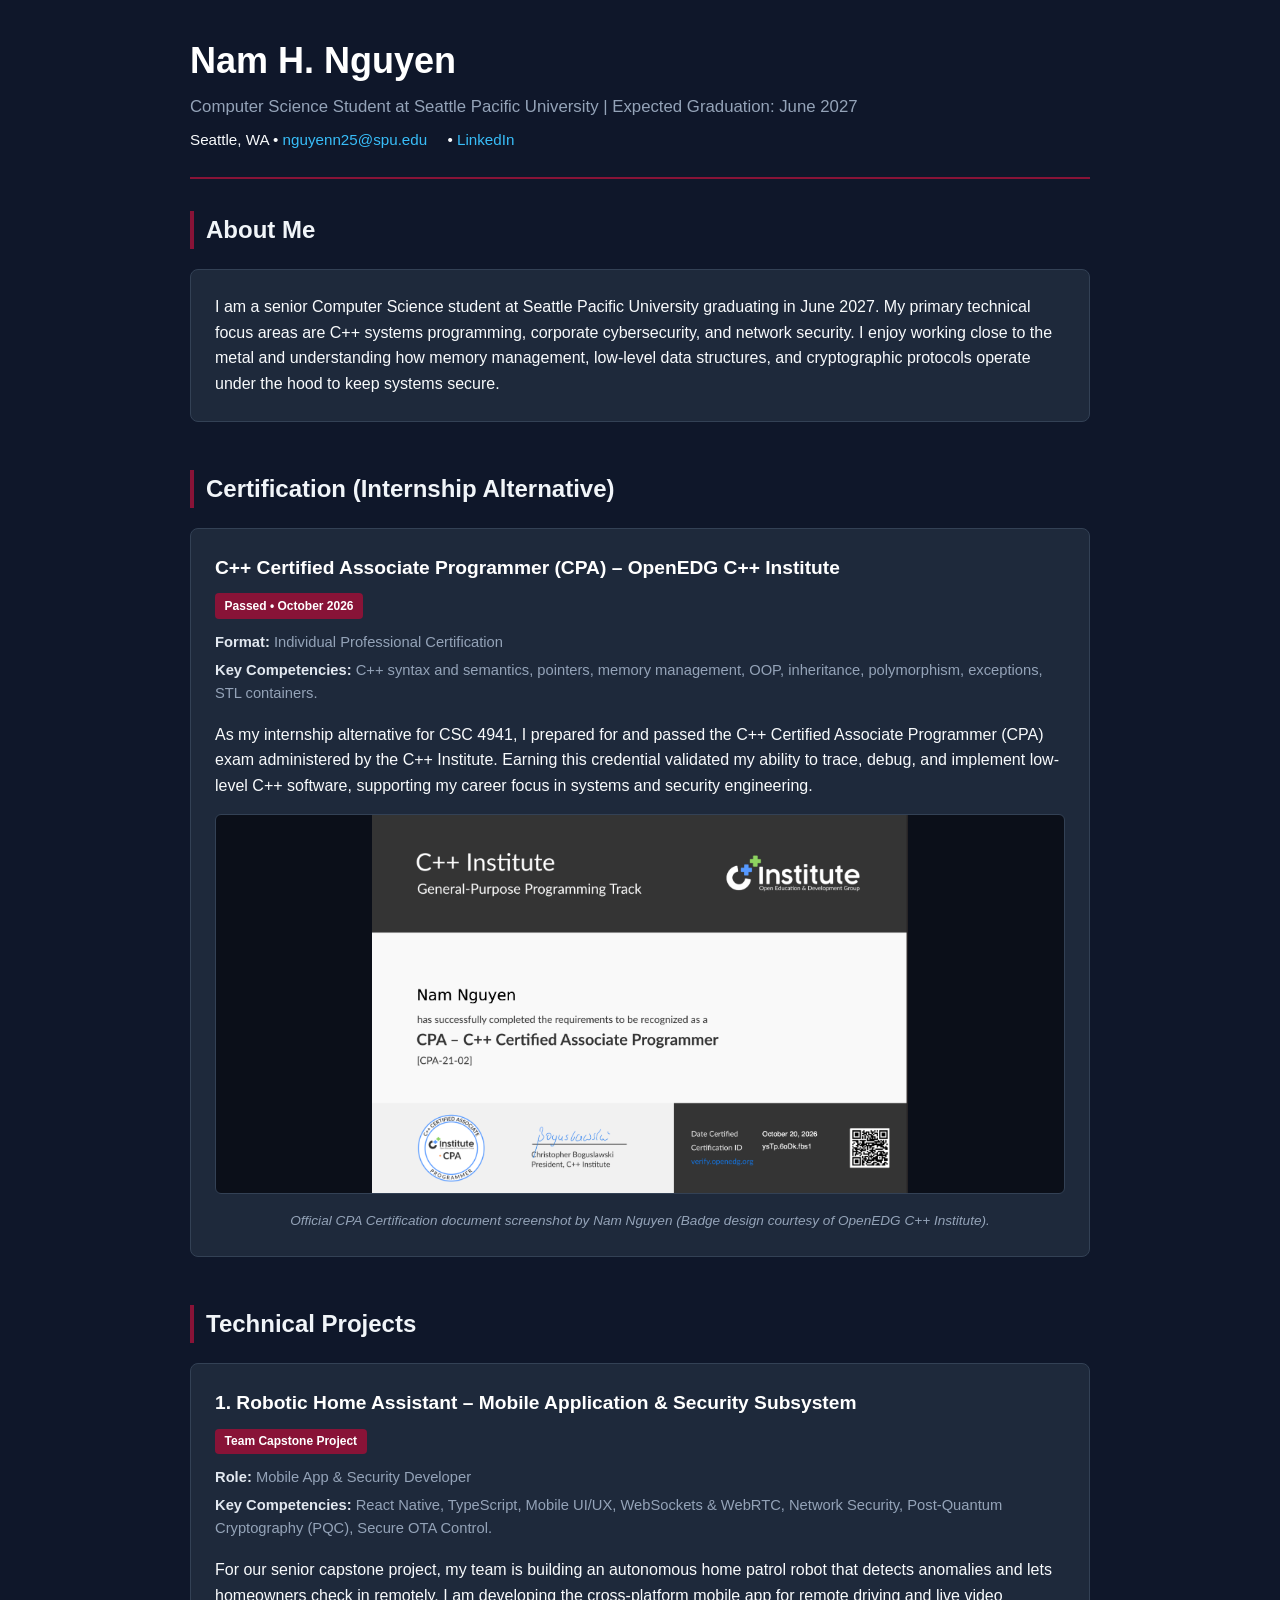
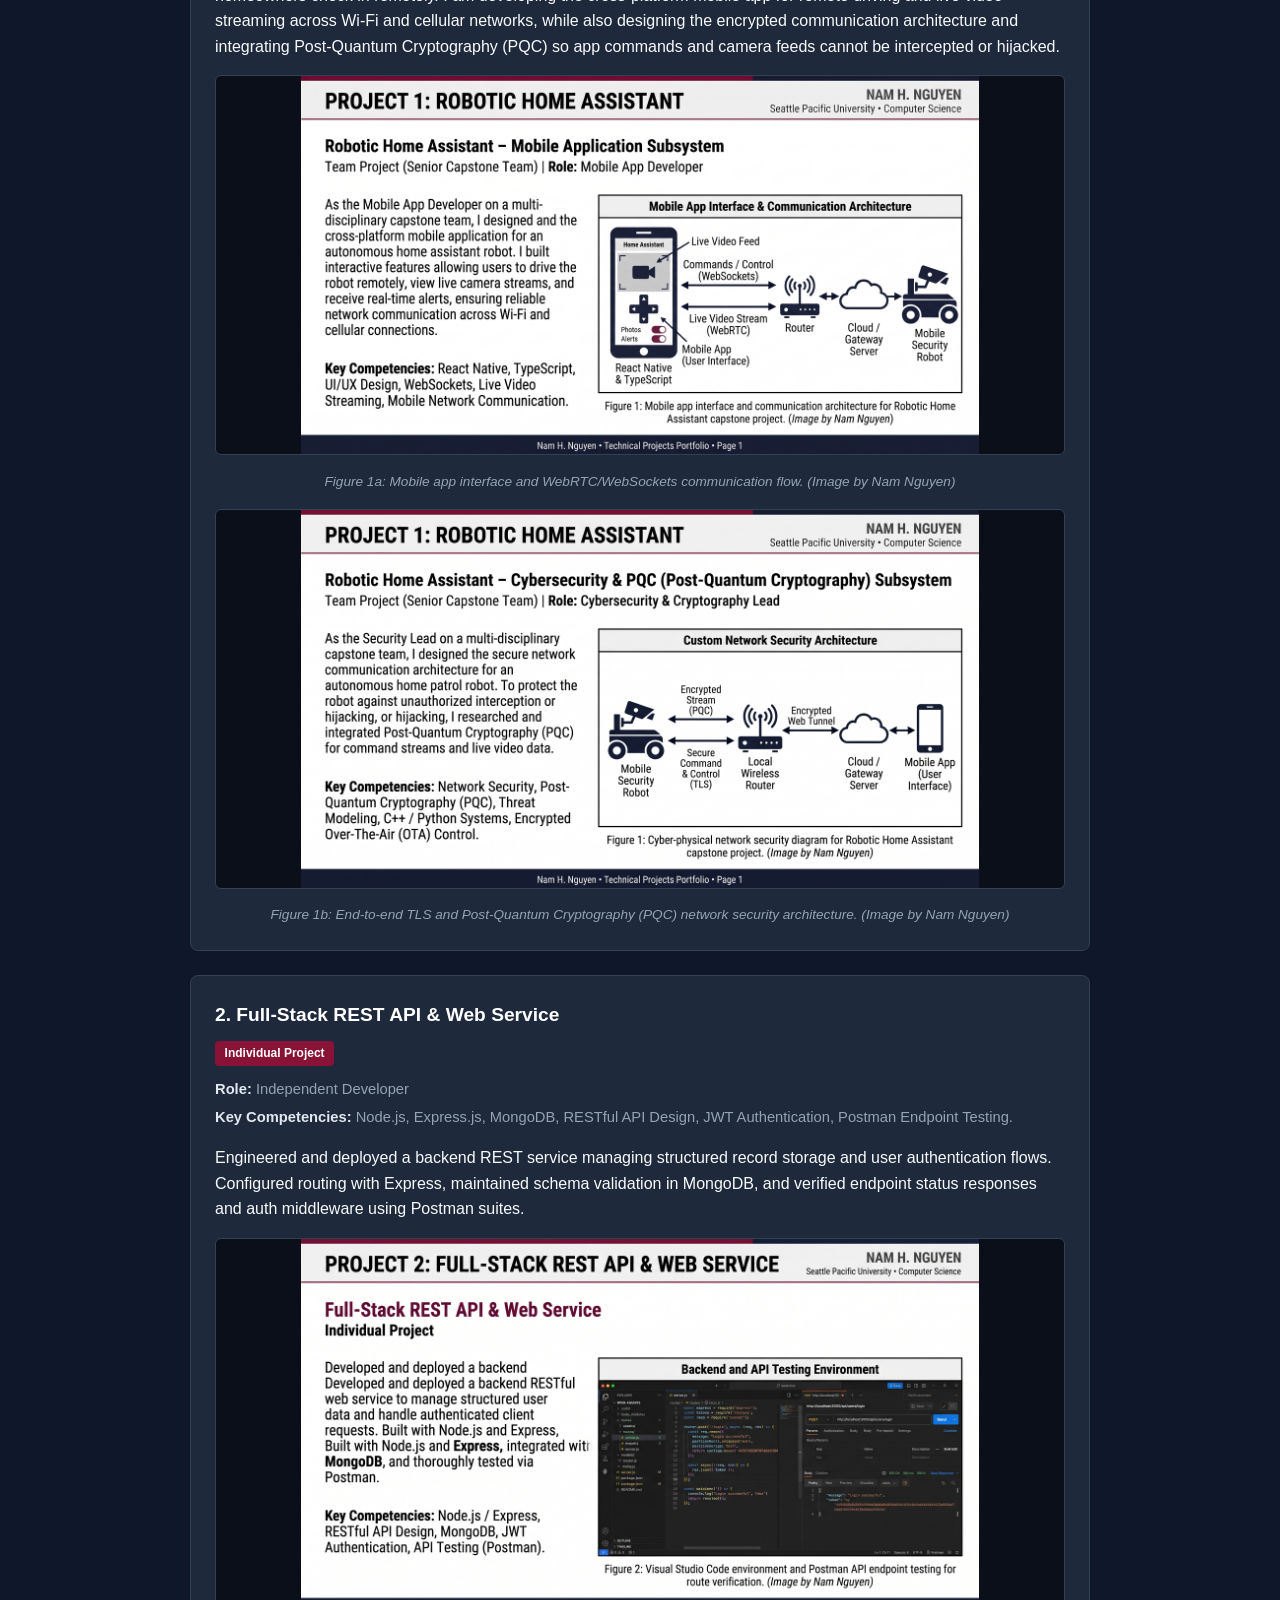
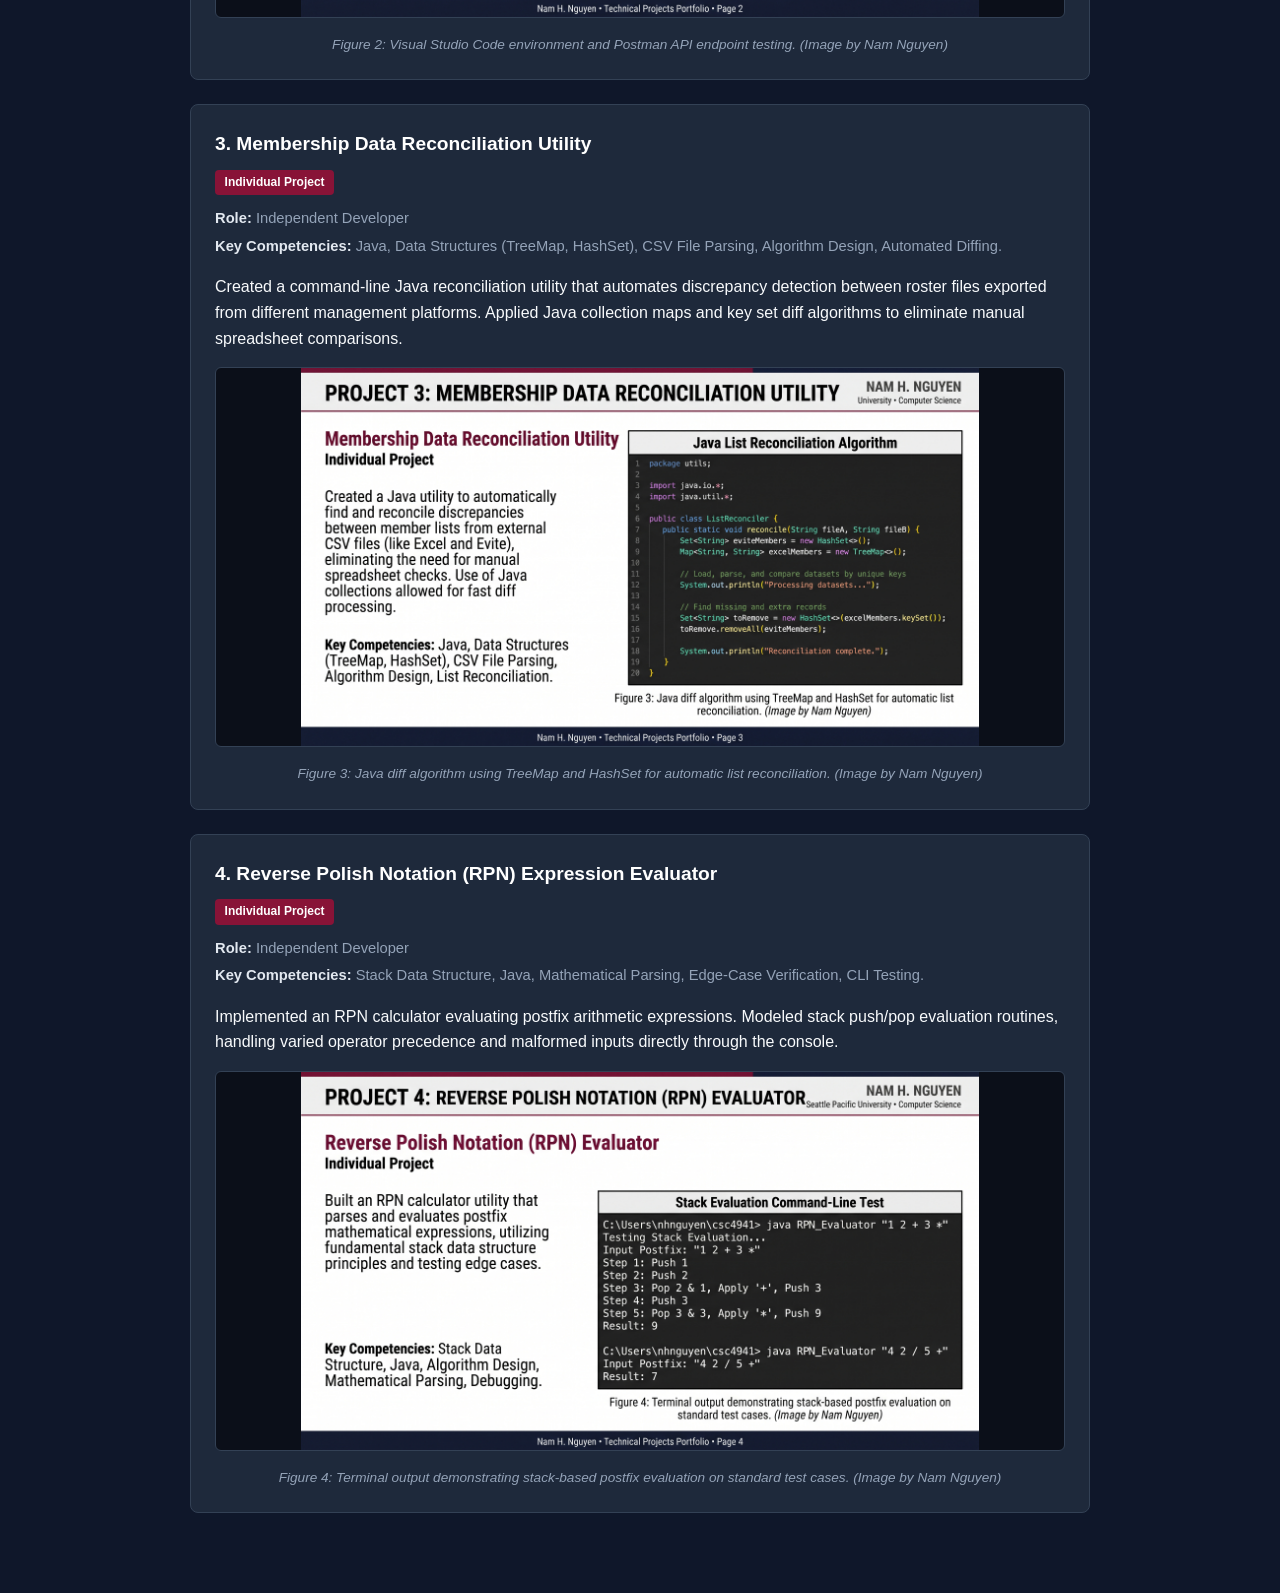
<file: index.html>
<!DOCTYPE html>
<html lang="en">
<head>
  <meta charset="UTF-8" />
  <meta name="viewport" content="width=device-width, initial-scale=1.0" />
  <title>Nam H. Nguyen - Computer Science Portfolio</title>
  <style>
    :root {
      --bg: #0f172a;
      --card-bg: #1e293b;
      --accent: #881337;
      --text: #f8fafc;
      --text-muted: #94a3b8;
      --border: #334155;
    }
    * { box-sizing: border-box; margin: 0; padding: 0; font-family: -apple-system, BlinkMacSystemFont, "Segoe UI", Roboto, sans-serif; }
    body { background-color: var(--bg); color: var(--text); line-height: 1.6; padding: 2rem 1rem; }
    .container { max-width: 900px; margin: 0 auto; }
    header { border-bottom: 2px solid var(--accent); padding-bottom: 1.5rem; margin-bottom: 2rem; }
    h1 { font-size: 2.25rem; font-weight: 700; color: #fff; }
    .subtitle { color: var(--text-muted); font-size: 1.05rem; margin-top: 0.25rem; }
    .contact-links { margin-top: 0.5rem; font-size: 0.95rem; }
    .contact-links a { color: #38bdf8; text-decoration: none; margin-right: 1rem; }
    .contact-links a:hover { text-decoration: underline; }
    section { margin-bottom: 3rem; }
    h2 { font-size: 1.5rem; color: #f1f5f9; border-left: 4px solid var(--accent); padding-left: 0.75rem; margin-bottom: 1.25rem; }
    .card { background: var(--card-bg); border: 1px solid var(--border); border-radius: 8px; padding: 1.5rem; margin-bottom: 1.5rem; }
    .card h3 { font-size: 1.2rem; color: #fff; margin-bottom: 0.5rem; }
    .badge { display: inline-block; background: var(--accent); color: #fff; font-size: 0.75rem; padding: 0.2rem 0.6rem; border-radius: 4px; margin-bottom: 0.75rem; font-weight: 600; }
    .meta-list { list-style: none; margin-bottom: 1rem; font-size: 0.92rem; color: var(--text-muted); }
    .meta-list li { margin-bottom: 0.25rem; }
    .meta-list strong { color: #e2e8f0; }
    .card img { width: 100%; max-height: 380px; object-fit: contain; background: #0b0f19; border-radius: 6px; border: 1px solid var(--border); margin: 1rem 0 0.5rem 0; }
    .caption { font-size: 0.85rem; font-style: italic; color: var(--text-muted); text-align: center; }
  </style>
</head>
<body>
  <div class="container">
    <header>
      <h1>Nam H. Nguyen</h1>
      <p class="subtitle">Computer Science Student at Seattle Pacific University | Expected Graduation: June 2027</p>
      <div class="contact-links">
        <span>Seattle, WA</span> &bull;
        <a href="mailto:nguyenn25@spu.edu">nguyenn25@spu.edu</a> &bull;
        <a href="https://www.linkedin.com/in/nguyen-han-nam/" target="_blank">LinkedIn</a>
      </div>
    </header>

    <section id="about">
      <h2>About Me</h2>
      <div class="card">
        <p>I am a senior Computer Science student at Seattle Pacific University graduating in June 2027. My primary technical focus areas are C++ systems programming, corporate cybersecurity, and network security. I enjoy working close to the metal and understanding how memory management, low-level data structures, and cryptographic protocols operate under the hood to keep systems secure.</p>
      </div>
    </section>

    <section id="certification">
      <h2>Certification (Internship Alternative)</h2>
      <div class="card">
        <h3>C++ Certified Associate Programmer (CPA) – OpenEDG C++ Institute</h3>
        <span class="badge">Passed &bull; October 2026</span>
        <ul class="meta-list">
          <li><strong>Format:</strong> Individual Professional Certification</li>
          <li><strong>Key Competencies:</strong> C++ syntax and semantics, pointers, memory management, OOP, inheritance, polymorphism, exceptions, STL containers.</li>
        </ul>
        <p>As my internship alternative for CSC 4941, I prepared for and passed the C++ Certified Associate Programmer (CPA) exam administered by the C++ Institute. Earning this credential validated my ability to trace, debug, and implement low-level C++ software, supporting my career focus in systems and security engineering.</p>
        <img src="cpa_certificate.png" alt="CPA Certificate Screenshot" />
        <p class="caption">Official CPA Certification document screenshot by Nam Nguyen (Badge design courtesy of OpenEDG C++ Institute).</p>
      </div>
    </section>

    <section id="projects">
      <h2>Technical Projects</h2>

<!-- Project 1 -->
      <div class="card">
        <h3>1. Robotic Home Assistant – Mobile Application & Security Subsystem</h3>
        <span class="badge">Team Capstone Project</span>
        <ul class="meta-list">
          <li><strong>Role:</strong> Mobile App & Security Developer</li>
          <li><strong>Key Competencies:</strong> React Native, TypeScript, Mobile UI/UX, WebSockets & WebRTC, Network Security, Post-Quantum Cryptography (PQC), Secure OTA Control.</li>
        </ul>
        <p>For our senior capstone project, my team is building an autonomous home patrol robot that detects anomalies and lets homeowners check in remotely. I am developing the cross-platform mobile app for remote driving and live video streaming across Wi-Fi and cellular networks, while also designing the encrypted communication architecture and integrating Post-Quantum Cryptography (PQC) so app commands and camera feeds cannot be intercepted or hijacked.</p>
        <img src="project1_diagram.jpg" alt="Mobile App Interface and Communication Architecture" />
        <p class="caption">Figure 1a: Mobile app interface and WebRTC/WebSockets communication flow. (Image by Nam Nguyen)</p>
        <img src="project1_diagramCyberSec.png" alt="Custom Network Security Architecture" />
        <p class="caption">Figure 1b: End-to-end TLS and Post-Quantum Cryptography (PQC) network security architecture. (Image by Nam Nguyen)</p>
      </div>

      <!-- Project 2 -->
      <div class="card">
        <h3>2. Full-Stack REST API & Web Service</h3>
        <span class="badge">Individual Project</span>
        <ul class="meta-list">
          <li><strong>Role:</strong> Independent Developer</li>
          <li><strong>Key Competencies:</strong> Node.js, Express.js, MongoDB, RESTful API Design, JWT Authentication, Postman Endpoint Testing.</li>
        </ul>
        <p>Engineered and deployed a backend REST service managing structured record storage and user authentication flows. Configured routing with Express, maintained schema validation in MongoDB, and verified endpoint status responses and auth middleware using Postman suites.</p>
        <img src="project2_api.png" alt="REST API Testing Environment" />
        <p class="caption">Figure 2: Visual Studio Code environment and Postman API endpoint testing. (Image by Nam Nguyen)</p>
      </div>

      <!-- Project 3 -->
      <div class="card">
        <h3>3. Membership Data Reconciliation Utility</h3>
        <span class="badge">Individual Project</span>
        <ul class="meta-list">
          <li><strong>Role:</strong> Independent Developer</li>
          <li><strong>Key Competencies:</strong> Java, Data Structures (TreeMap, HashSet), CSV File Parsing, Algorithm Design, Automated Diffing.</li>
        </ul>
        <p>Created a command-line Java reconciliation utility that automates discrepancy detection between roster files exported from different management platforms. Applied Java collection maps and key set diff algorithms to eliminate manual spreadsheet comparisons.</p>
        <img src="project3_java.png" alt="Java List Reconciliation Algorithm" />
        <p class="caption">Figure 3: Java diff algorithm using TreeMap and HashSet for automatic list reconciliation. (Image by Nam Nguyen)</p>
      </div>

      <!-- Project 4 -->
      <div class="card">
        <h3>4. Reverse Polish Notation (RPN) Expression Evaluator</h3>
        <span class="badge">Individual Project</span>
        <ul class="meta-list">
          <li><strong>Role:</strong> Independent Developer</li>
          <li><strong>Key Competencies:</strong> Stack Data Structure, Java, Mathematical Parsing, Edge-Case Verification, CLI Testing.</li>
        </ul>
        <p>Implemented an RPN calculator evaluating postfix arithmetic expressions. Modeled stack push/pop evaluation routines, handling varied operator precedence and malformed inputs directly through the console.</p>
        <img src="project4_rpn.png" alt="RPN Evaluator Terminal Output" />
        <p class="caption">Figure 4: Terminal output demonstrating stack-based postfix evaluation on standard test cases. (Image by Nam Nguyen)</p>
      </div>
    </section>
  </div>
</body>
</html>
</file>
